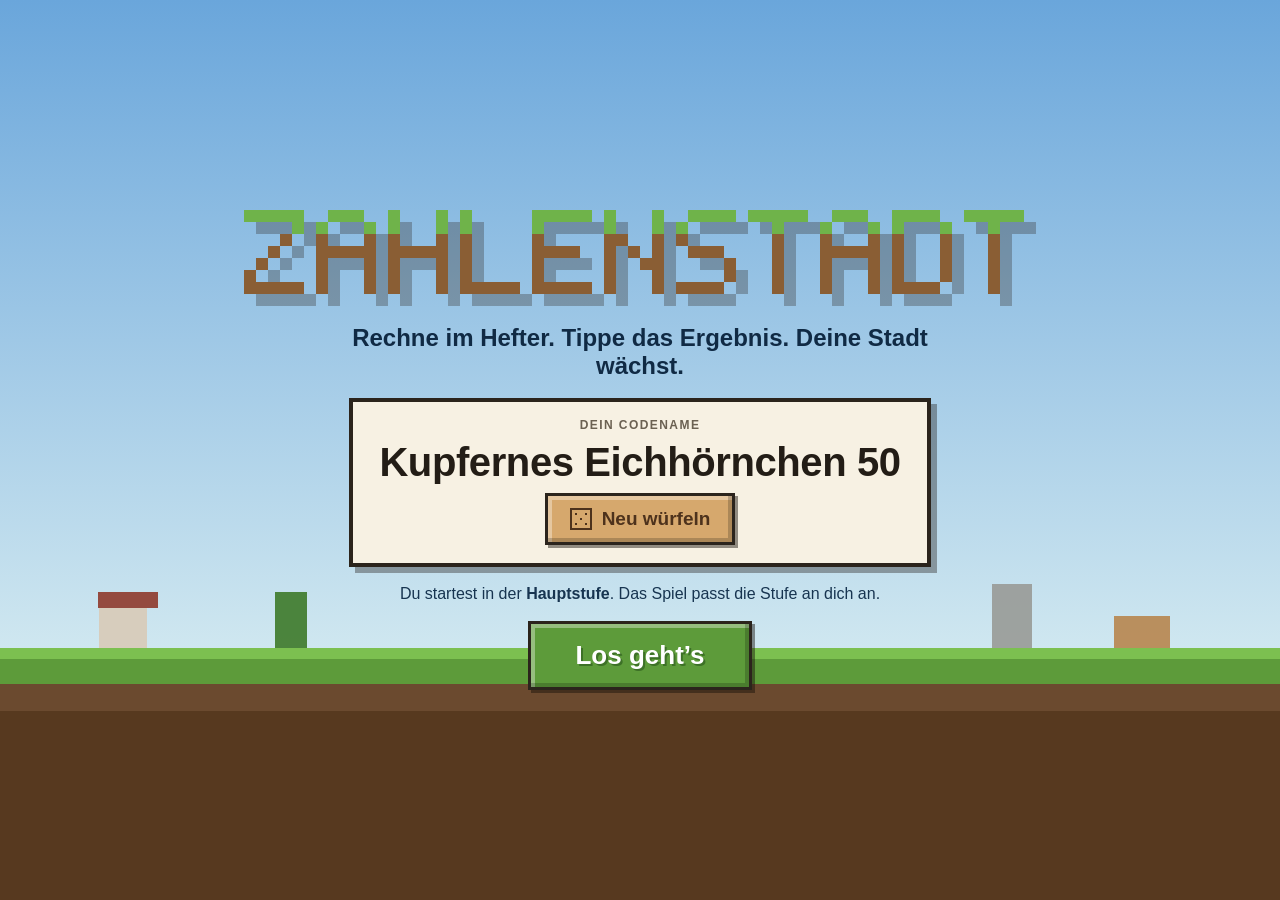
<file: index.html>
<!doctype html>
<html lang="de">
<head>
<meta charset="utf-8">
<meta name="viewport" content="width=device-width, initial-scale=1, maximum-scale=1, user-scalable=no, viewport-fit=cover">
<meta name="apple-mobile-web-app-capable" content="yes">
<meta name="mobile-web-app-capable" content="yes">
<meta name="apple-mobile-web-app-status-bar-style" content="black-translucent">
<meta name="theme-color" content="#1c231f">
<title>Zahlenstadt</title>
<script>
/*
 * Ladeprüfung und Drehhinweis – absichtlich direkt in index.html, damit beides
 * auch dann funktioniert, wenn css/ oder js/ fehlen (z. B. unvollständiger Upload).
 */
(function () {
  'use strict';
  var fehlend = [], laufzeitfehler = [], drehhinweisAus = false;
  var GLOBALE = {
    Aufgaben: 'js/aufgaben.js', Bauplan: 'js/bauplan.js', Spiel: 'js/spiel.js', Pixelschrift: 'js/pixelschrift.js',
    Texturen: 'js/texturen.js', Tastatur: 'js/tastatur.js', Platzhalter: 'js/platzhalter.js'
  };

  function merke(liste, eintrag) {
    if (eintrag) eintrag = String(eintrag).split('?')[0];
    if (eintrag && liste.indexOf(eintrag) < 0) liste.push(eintrag);
  }

  // Datei nicht ladbar (404, offline) oder Programmfehler vor dem Spielstart
  window.addEventListener('error', function (e) {
    var ziel = e.target;
    if (ziel && ziel !== window && (ziel.tagName === 'SCRIPT' || ziel.tagName === 'LINK')) {
      merke(fehlend, ziel.getAttribute('src') || ziel.getAttribute('href'));
      zeigeFehler();
    } else if (!window.ZAHLENSTADT_BEREIT && e.message) {
      var ort = e.filename ? ' (' + e.filename.split('/').slice(-2).join('/') + ', Zeile ' + e.lineno + ')' : '';
      merke(laufzeitfehler, e.message + ort);
      zeigeFehler();
    }
  }, true);

  window.addEventListener('load', function () {
    var css = window.getComputedStyle(document.documentElement).getPropertyValue('--papier');
    if (!css) merke(fehlend, 'css/spiel.css');
    for (var name in GLOBALE) if (!window[name]) merke(fehlend, GLOBALE[name]);
    if (!window.ZAHLENSTADT_BEREIT || fehlend.length) zeigeFehler();
  });

  function zeigeFehler() {
    if (!document.body) { document.addEventListener('DOMContentLoaded', zeigeFehler); return; }
    var box = document.getElementById('ladefehler');
    if (!box) {
      box = document.createElement('div');
      box.id = 'ladefehler';
      box.setAttribute('role', 'alert');
      box.style.cssText = 'position:fixed;inset:0;z-index:1000;display:flex;align-items:center;justify-content:center;padding:24px;' +
        'background:#1c231f;color:#f7f1e3;font:17px/1.45 -apple-system,BlinkMacSystemFont,"Segoe UI",sans-serif;';
      document.body.appendChild(box);
    }
    var zeilen = fehlend.map(function (d) { return '<li>Datei fehlt oder ist nicht erreichbar: <code style="background:#2f3a34;padding:1px 6px">' + d + '</code></li>'; })
      .concat((fehlend.length ? [] : laufzeitfehler).map(function (t) { return '<li>Programmfehler: <code style="background:#2f3a34;padding:1px 6px">' + t.replace(/</g, '&lt;') + '</code></li>'; }));
    if (!zeilen.length) zeilen.push('<li>Das Spiel ist nicht gestartet.</li>');
    box.innerHTML = '<div style="max-width:640px"><h1 style="font-size:26px;margin:0 0 12px">Zahlenstadt konnte nicht geladen werden</h1>' +
      '<ul style="margin:0 0 16px;padding-left:20px">' + zeilen.join('') + '</ul>' +
      '<p style="margin:0 0 16px;color:#c9d2c4">Bitte prüfen, ob die Ordner <b>css</b> und <b>js</b> vollständig neben <b>index.html</b> liegen ' +
      '(auf GitHub: gleiche Groß- und Kleinschreibung). Danach neu laden.</p>' +
      '<button type="button" onclick="location.reload()" style="font:inherit;font-weight:700;padding:10px 18px;border:3px solid #2b241c;background:#5d9b3a;color:#fff;cursor:pointer">Neu laden</button></div>';
    var drehen = document.getElementById('drehen');
    if (drehen) drehen.hidden = true;
  }

  // Drehhinweis nur auf Touchgeräten im Hochformat – nie auf Laptop oder Desktop
  function istTouchgeraet() {
    return !!(window.matchMedia && window.matchMedia('(pointer: coarse)').matches) || ('ontouchstart' in window);
  }
  function pruefeDrehen() {
    var el = document.getElementById('drehen');
    if (!el) return;
    try { drehhinweisAus = drehhinweisAus || window.sessionStorage.getItem('zahlenstadt.drehhinweisAus') === '1'; } catch (err) { /* ohne sessionStorage nur für diese Seite */ }
    el.hidden = !(istTouchgeraet() && window.innerHeight > window.innerWidth && !drehhinweisAus && !document.getElementById('ladefehler'));
  }
  document.addEventListener('DOMContentLoaded', function () {
    var weiter = document.getElementById('drehenWeiter');
    if (weiter) weiter.addEventListener('click', function () {
      drehhinweisAus = true;
      try { window.sessionStorage.setItem('zahlenstadt.drehhinweisAus', '1'); } catch (err) { /* nichts */ }
      pruefeDrehen();
    });
    pruefeDrehen();
  });
  window.addEventListener('resize', pruefeDrehen);
  window.addEventListener('orientationchange', pruefeDrehen);
})();
</script>
<link rel="stylesheet" href="css/spiel.css">
</head>
<body>
<div id="app" class="app">

  <!-- Statusleiste (Abschnitt 8) -->
  <header class="statusleiste" id="statusleiste">
    <div class="marke" id="marke" aria-hidden="true"></div>
    <div class="st st-codename"><span class="st-label">Codename</span><span class="st-wert" id="stCodename"></span></div>
    <div class="st"><span class="st-label">Stufe</span><span class="st-wert" id="stStufe"></span></div>
    <div class="st st-etappe"><span class="st-label">Etappe</span><span class="st-wert" id="stEtappe"></span></div>
    <div class="st st-zahl richtig"><span class="st-label">richtig</span><span class="st-wert"><i aria-hidden="true">✓</i><span id="stRichtig">0</span></span></div>
    <div class="st st-zahl falsch"><span class="st-label">falsch</span><span class="st-wert"><i aria-hidden="true">✗</i><span id="stFalsch">0</span></span></div>
    <div class="st st-typ"><span class="st-label">Aufgabe</span><span class="st-wert" id="stTyp"></span></div>
    <div class="haengt" id="stHaengt" hidden><span id="haengtSymbol"></span>hängt</div>
    <button type="button" class="zahnrad" id="menueKnopf" aria-label="Menü"></button>
  </header>

  <main class="buehne">
    <!-- Stadt (Schritt 2: Platzhalter) -->
    <section class="welt" id="welt" aria-label="Deine Stadt"></section>
    <div class="meldungen" id="meldungen" aria-live="polite"></div>

    <!-- Aufgabenkarte mit Tastatur -->
    <section class="werkbank" id="werkbank" aria-label="Aufgabe">
      <div class="werkbank-kopf">
        <span class="typ-chip" id="typChip"></span>
        <span class="bauziel" id="bauziel"></span>
        <span class="pips" id="pips" aria-hidden="true"></span>
        <button type="button" class="tipp-knopf" id="tippKnopf" hidden>Tipp</button>
      </div>

      <ol class="coach" id="coach" hidden>
        <li><b>Rechnen:</b> im Hefter. Hier tippst du nur das Ergebnis und drückst <b>Prüfen</b>.</li>
        <li><b>Falsch?</b> 15 Sekunden Pause zum Nachrechnen – dann derselbe Versuch noch einmal.</li>
        <li><b>Richtig?</b> Deine Stadt bekommt einen neuen Bauabschnitt.</li>
      </ol>

      <article class="aufgabenkarte" id="aufgabenkarte">
        <div class="aufgabe" id="aufgabe"></div>
      </article>

      <div class="eingabezeile">
        <span class="eingabe-label">Ergebnis</span>
        <div class="eingabefeld leer" id="eingabefeld" role="textbox" aria-readonly="true" aria-label="Ergebnis"></div>
      </div>
      <div class="rueckmeldung" id="rueckmeldung" aria-live="polite"></div>

      <div class="tastatur-huelle">
        <div class="tastatur" id="tastatur"></div>
        <div class="sperre" id="sperre" hidden>
          <div class="sperre-zahl" id="sperreZahl"></div>
          <div class="sperre-text">Sekunden Pause – rechne nach</div>
          <div class="sperre-leiste"><i id="sperreBalken"></i></div>
        </div>
      </div>
    </section>

    <!-- Endseite (Abschnitt 2) -->
    <section class="endkarte" id="endkarte" hidden>
      <div class="end-titel" id="titelEnde"></div>
      <p class="end-codename" id="endCodename"></p>
      <dl class="endwerte">
        <div><dt>Etappe</dt><dd id="endEtappe"></dd></div>
        <div><dt>Stufe</dt><dd id="endStufe"></dd></div>
        <div><dt>richtig</dt><dd class="richtig">✓ <span id="endRichtig"></span></dd></div>
        <div><dt>falsch</dt><dd class="falsch">✗ <span id="endFalsch"></span></dd></div>
        <div><dt>Bauabschnitte</dt><dd id="endBauten"></dd></div>
      </dl>
      <div class="code-block">
        <span class="code-label">Dein Abschlusscode</span>
        <div class="code gross" id="endCode"></div>
        <span class="code-hinweis">Schreib ihn in deinen Hefter oder zeig ihn deiner Lehrkraft.</span>
      </div>
      <button type="button" class="knopf holz" id="weiterspielen">Weiterspielen</button>
    </section>
  </main>

  <!-- Startschirm -->
  <div class="startschirm" id="startschirm" hidden>
    <div class="start-inhalt">
      <h1 class="logo" id="logo"></h1>
      <p class="start-unterzeile">Rechne im Hefter. Tippe das Ergebnis. Deine Stadt wächst.</p>
      <div class="codename-karte">
        <span class="codename-label">Dein Codename</span>
        <strong class="codename" id="startCodename"></strong>
        <button type="button" class="knopf holz" id="wuerfeln"><span class="symbol" id="wuerfelSymbol"></span>Neu würfeln</button>
      </div>
      <p class="start-hinweis">Du startest in der <b>Hauptstufe</b>. Das Spiel passt die Stufe an dich an.</p>
      <p class="start-warnung" id="startWarnung" hidden>Ein alter Spielstand passte nicht zu dieser Version und wurde verworfen.</p>
      <button type="button" class="knopf gras gross" id="losGehts">Los geht’s</button>
    </div>
  </div>

  <!-- Lösungskarte nach dem zweiten Fehler (Abschnitt 4) -->
  <div class="modal-huelle" id="loesungskarte" hidden>
    <div class="modal karte-loesung" role="dialog" aria-modal="true" aria-labelledby="titelLoesung">
      <div class="modal-titel" id="titelLoesung"></div>
      <div class="lk-aufgabe" id="lkAufgabe"></div>
      <div class="lk-loesung">Lösung: <strong id="lkLoesung"></strong></div>
      <div class="lk-rechenweg" id="lkRechenweg"></div>
      <p class="lk-hinweis">Lies den Rechenweg genau und übertrage ihn in deinen Hefter. Danach kommt eine neue Aufgabe desselben Typs.</p>
      <button type="button" class="knopf gras" id="lkWeiter" disabled>Verstanden – neue Aufgabe<span id="lkWarten"></span></button>
    </div>
  </div>

  <!-- Menü -->
  <div class="modal-huelle" id="menue" hidden>
    <div class="modal menue" role="dialog" aria-modal="true" aria-labelledby="titelMenue">
      <div class="modal-kopf">
        <div class="modal-titel" id="titelMenue"></div>
        <button type="button" class="schliessen" data-schliessen aria-label="Menü schließen">×</button>
      </div>
      <section>
        <h3>Stufe</h3>
        <div class="stufenwahl" id="stufenwahl"></div>
        <p class="klein" id="menueAutomatik"></p>
      </section>
      <section>
        <h3>Abschlusscode</h3>
        <div class="code" id="menueCode"></div>
        <p class="klein">Den Code zeigst du am Ende der Stunde deiner Lehrkraft.</p>
      </section>
      <section class="menue-zeile">
        <h3>Ton</h3>
        <button type="button" class="schalter" id="tonSchalter" role="switch" aria-checked="false"><i></i><span>aus</span></button>
      </section>
      <section class="menue-aktionen">
        <button type="button" class="knopf holz" id="stundeBeenden">Stunde beenden</button>
        <button type="button" class="knopf leise" id="neuAnfangen">Neu anfangen</button>
      </section>
    </div>
  </div>

  <!-- Rückfrage -->
  <div class="modal-huelle oben" id="rueckfrage" hidden>
    <div class="modal klein-modal" role="alertdialog" aria-modal="true" aria-labelledby="rueckfrageTitel">
      <h2 id="rueckfrageTitel"></h2>
      <p id="rueckfrageText"></p>
      <div class="knopfreihe">
        <button type="button" class="knopf leise" data-schliessen>Abbrechen</button>
        <button type="button" class="knopf gras" id="rueckfrageJa"></button>
      </div>
    </div>
  </div>

  <!-- Tipp -->
  <div class="modal-huelle" id="tippkarte" hidden>
    <div class="modal klein-modal" role="dialog" aria-modal="true" aria-labelledby="tippTitel">
      <h2 id="tippTitel">Tipp</h2>
      <p class="tipp-text" id="tippText"></p>
      <div class="knopfreihe"><button type="button" class="knopf gras" data-schliessen>Alles klar</button></div>
    </div>
  </div>

  <!-- Hochformat -->
  <div class="drehen" id="drehen" hidden>
    <div class="drehen-geraet" aria-hidden="true"><i></i></div>
    <p><b>Bitte iPad drehen</b><br>Zahlenstadt braucht das Querformat.</p>
    <button type="button" class="drehen-weiter" id="drehenWeiter">Trotzdem weiter</button>
  </div>
</div>

<script src="js/aufgaben.js"></script>
<script src="js/bauplan.js"></script>
<script src="js/spiel.js"></script>
<script src="js/pixelschrift.js"></script>
<script src="js/texturen.js"></script>
<script src="js/tastatur.js"></script>
<script src="js/platzhalter.js"></script>
<script src="js/oberflaeche.js"></script>
</body>
</html>
</file>
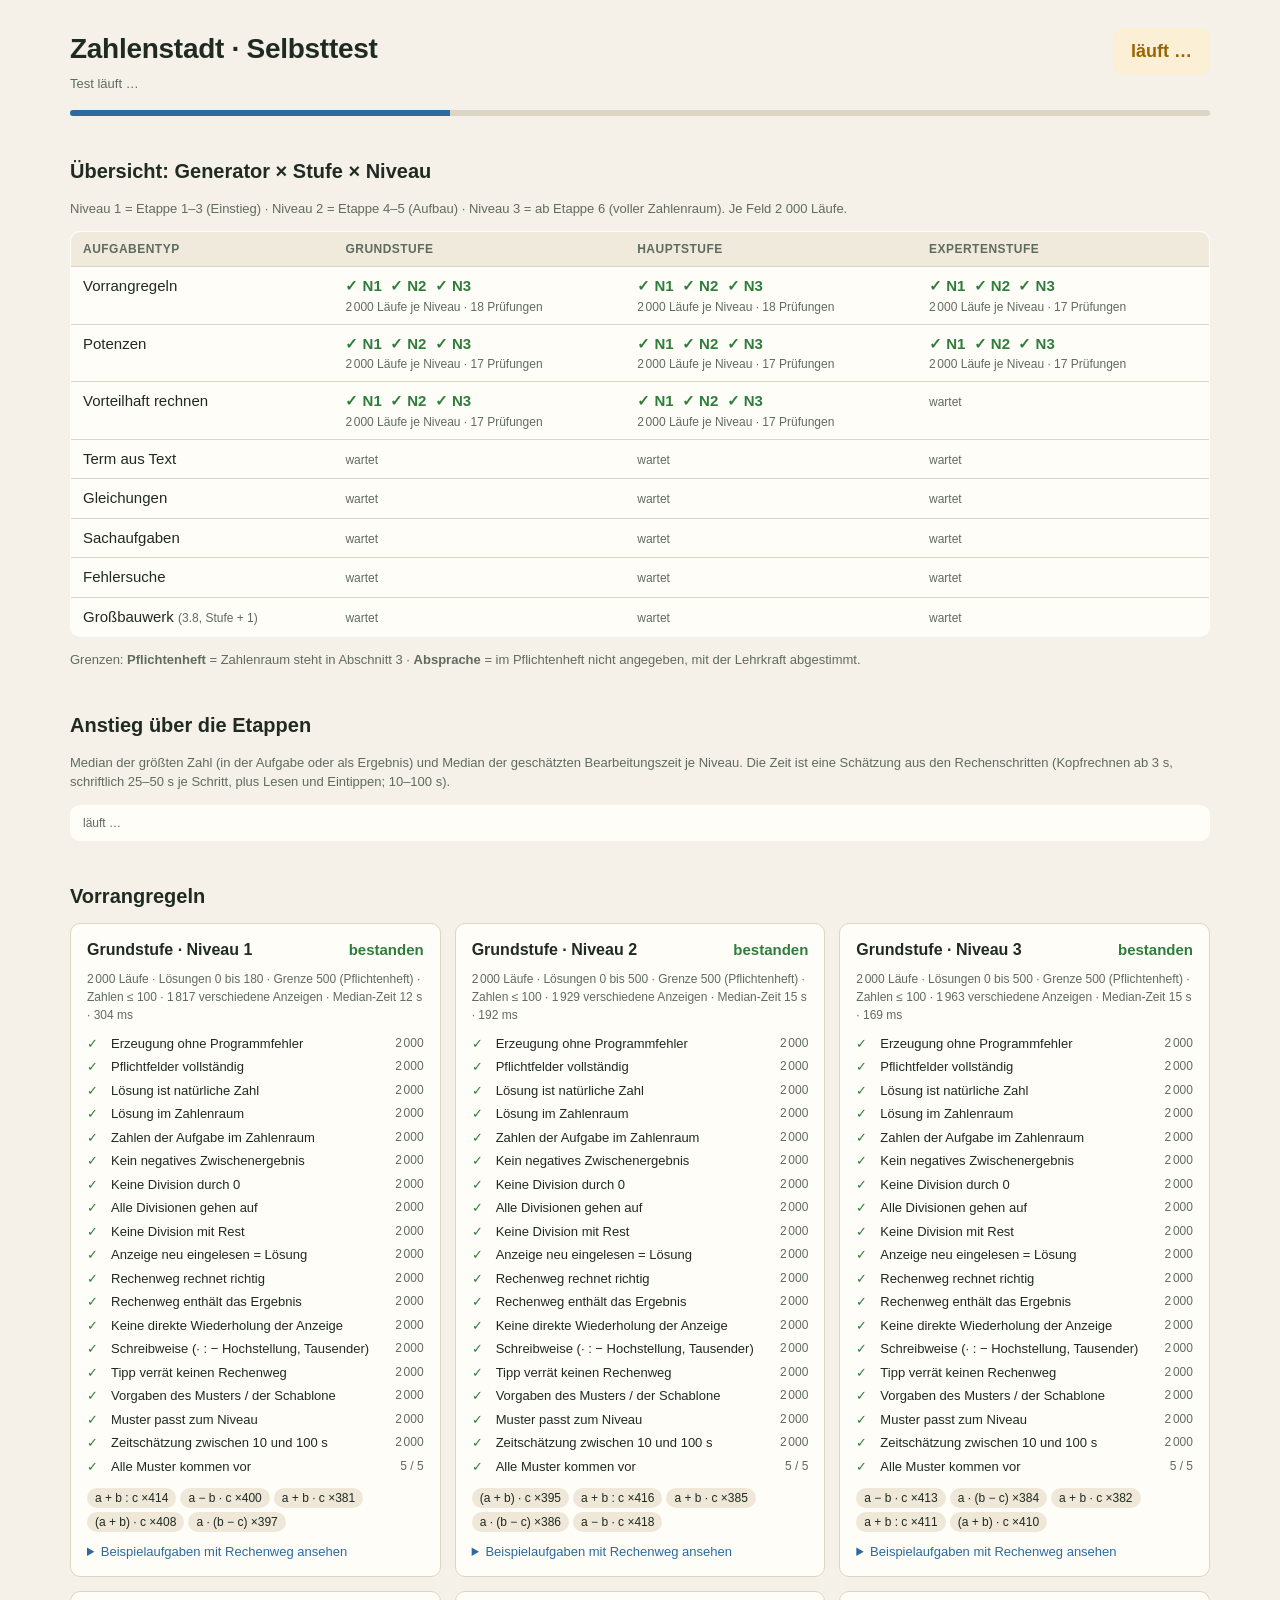
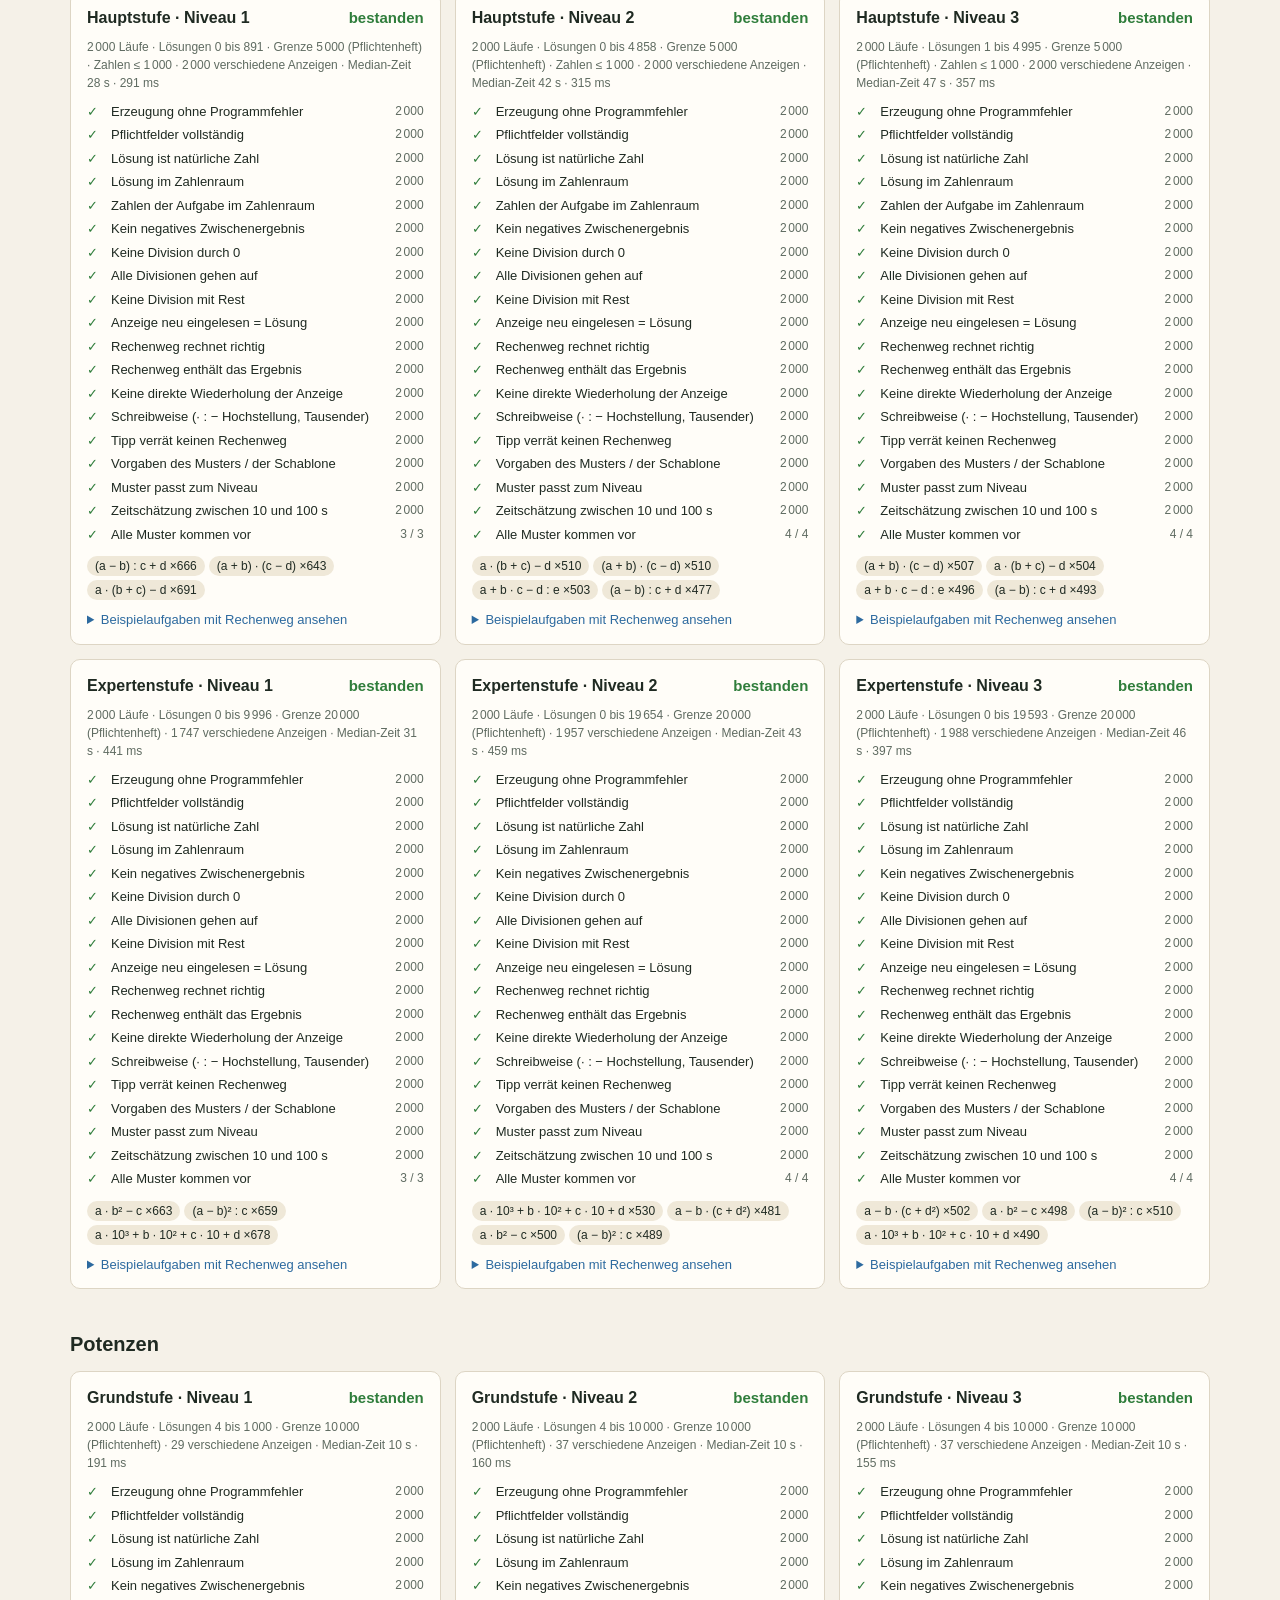
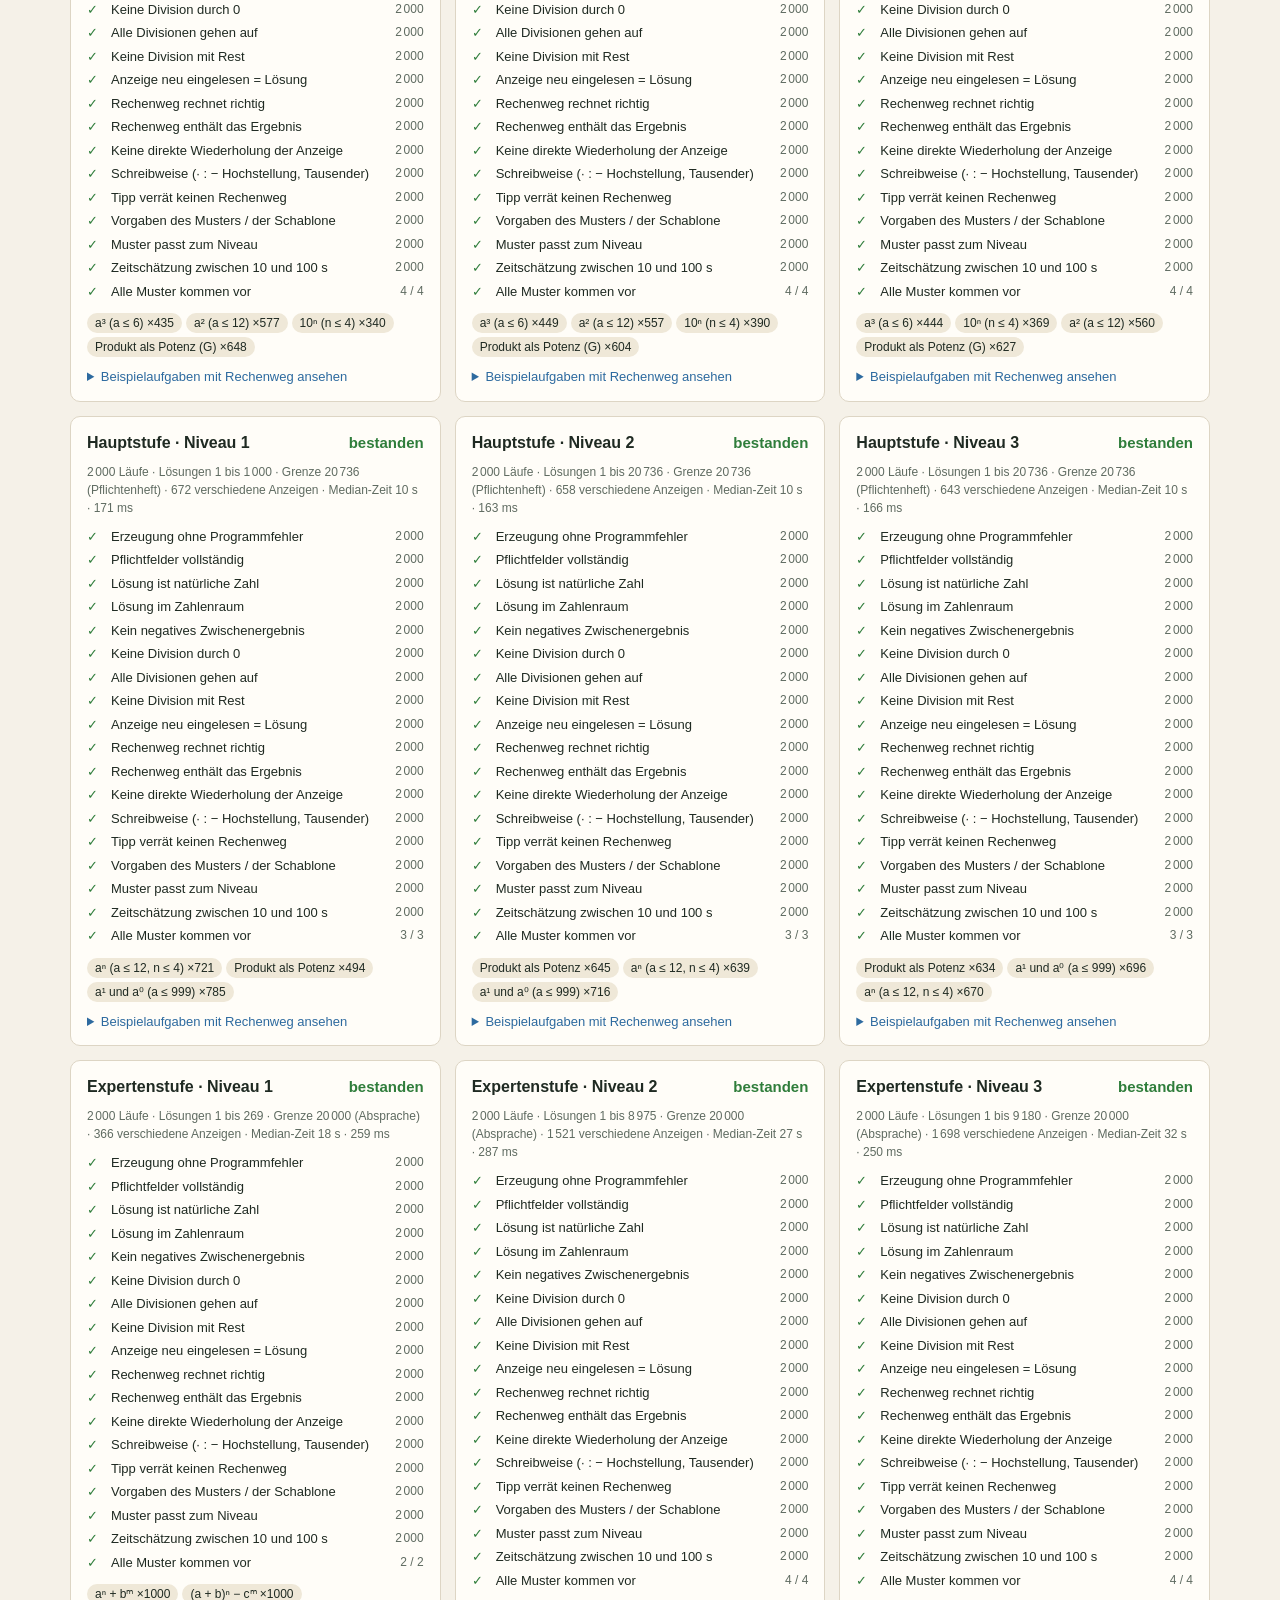
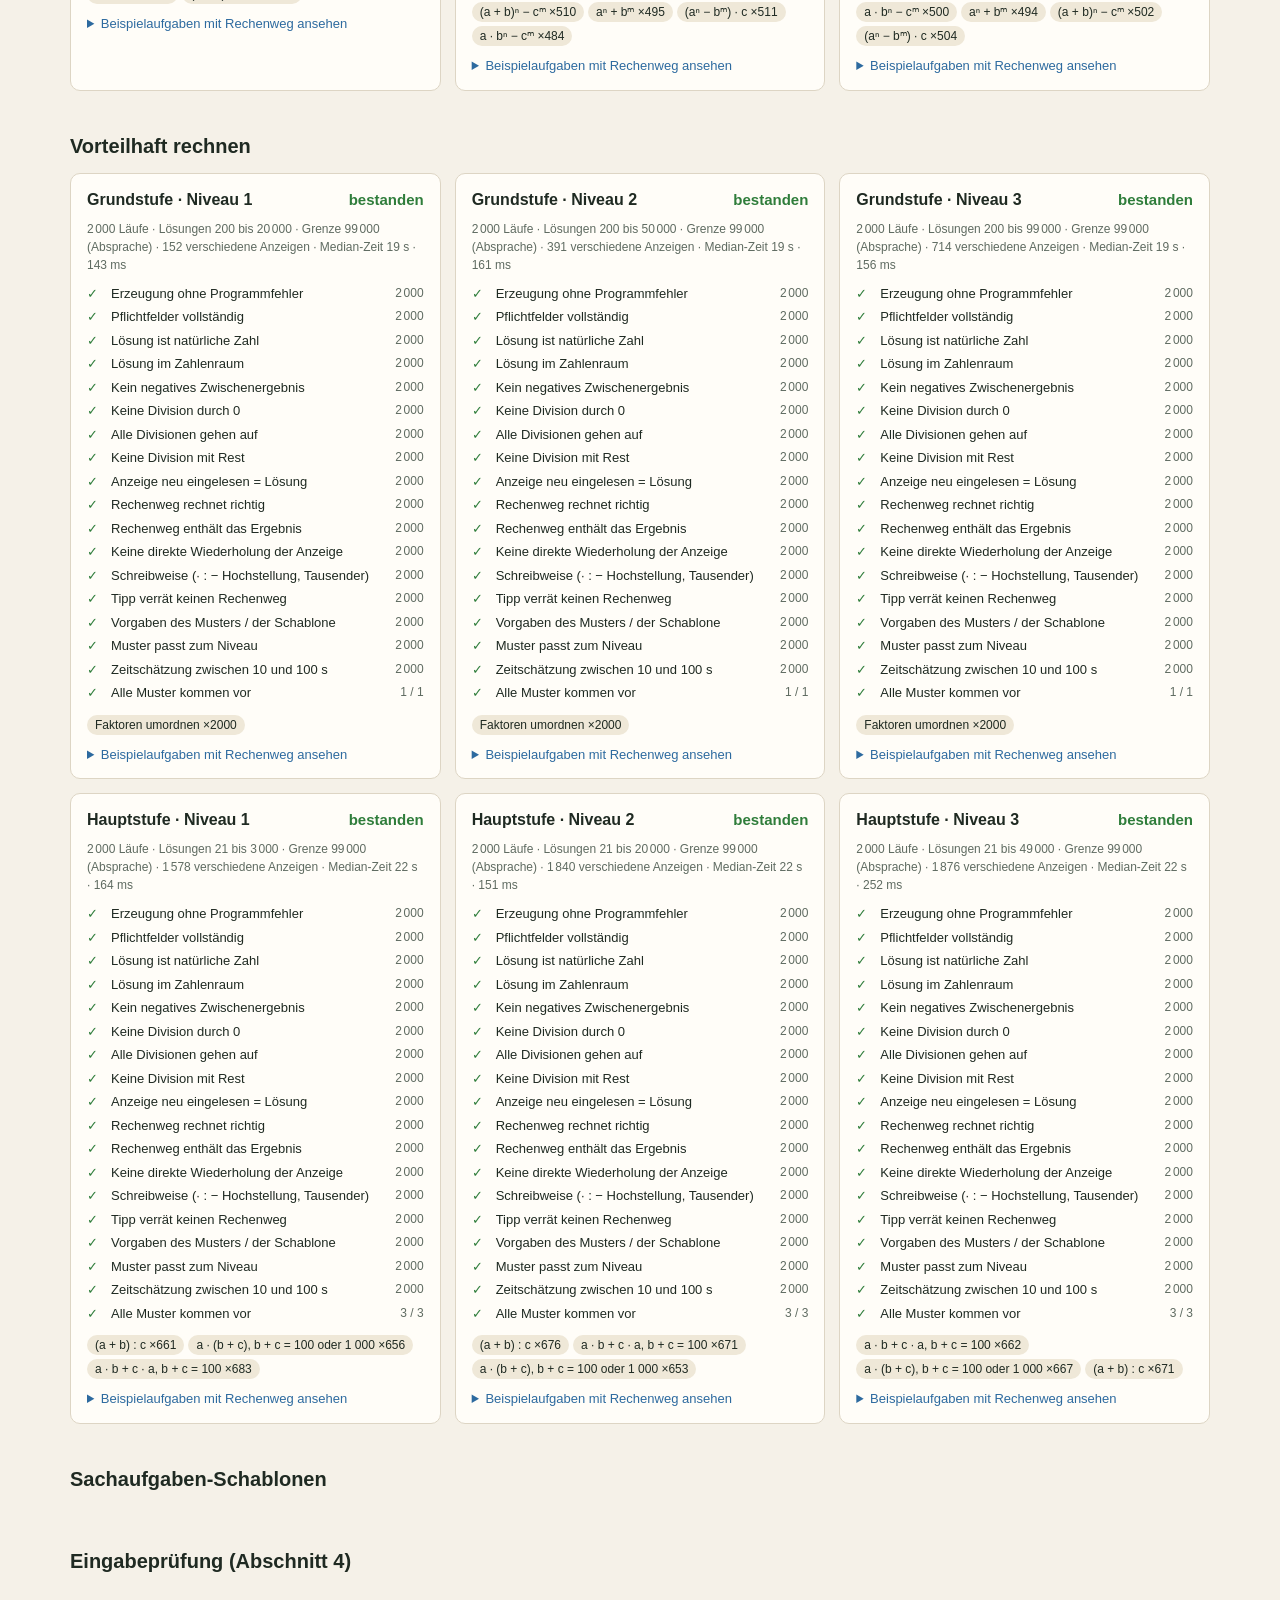
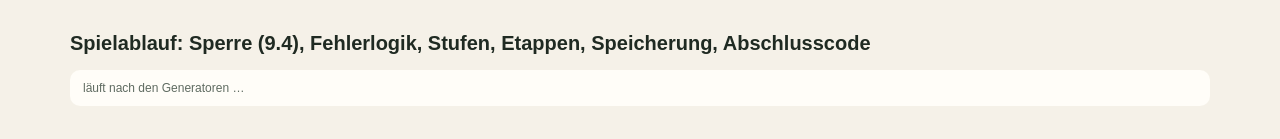
<file: test/test.html>
<!doctype html>
<html lang="de">
<head>
<meta charset="utf-8">
<meta name="viewport" content="width=device-width, initial-scale=1">
<title>Zahlenstadt · Selbsttest</title>
<style>
  :root {
    --grund: #f5f1e8;
    --karte: #fffdf8;
    --tinte: #1f2a22;
    --leise: #5f6b61;
    --linie: #ddd5c4;
    --gruen: #2f7d3b;
    --gruen-hell: #e3f1e0;
    --rot: #b3261e;
    --rot-hell: #fbe4e1;
    --bernstein: #9a6400;
    --bernstein-hell: #fbefd5;
    --himmel: #2d6a9f;
  }
  * { box-sizing: border-box; }
  body {
    margin: 0; background: var(--grund); color: var(--tinte);
    font: 15px/1.5 -apple-system, BlinkMacSystemFont, "Segoe UI", Roboto, sans-serif;
  }
  main { max-width: 1180px; margin: 0 auto; padding: 28px 20px 80px; }
  h1 { font-size: 28px; margin: 0 0 4px; letter-spacing: -0.01em; }
  h2 { font-size: 20px; margin: 40px 0 12px; }
  h3 { font-size: 16px; margin: 0; }
  .meta { color: var(--leise); font-size: 13px; }
  .kopf { display: flex; gap: 20px; align-items: flex-start; justify-content: space-between; flex-wrap: wrap; }
  .status {
    font-weight: 700; font-size: 18px; padding: 10px 18px; border-radius: 10px;
    background: var(--bernstein-hell); color: var(--bernstein); white-space: nowrap;
  }
  .status.ok { background: var(--gruen-hell); color: var(--gruen); }
  .status.fehler { background: var(--rot-hell); color: var(--rot); }
  .balken { height: 6px; background: var(--linie); border-radius: 3px; margin: 16px 0 0; overflow: hidden; }
  .balken > div { height: 100%; width: 0; background: var(--himmel); transition: width .15s; }

  .scroll { overflow-x: auto; }
  table { border-collapse: collapse; width: 100%; background: var(--karte); border: 1px solid var(--linie); border-radius: 10px; overflow: hidden; }
  th, td { text-align: left; padding: 8px 12px; border-bottom: 1px solid var(--linie); vertical-align: top; }
  th { font-size: 12px; text-transform: uppercase; letter-spacing: .04em; color: var(--leise); background: #f0eadc; }
  tr:last-child td { border-bottom: 0; }
  td.zahl, th.zahl { text-align: right; font-variant-numeric: tabular-nums; }

  .matrix td.zelle { font-weight: 600; }
  .matrix a { color: inherit; text-decoration: none; display: block; }
  .ok-text { color: var(--gruen); }
  .fehler-text { color: var(--rot); }
  .offen-text { color: var(--bernstein); }
  .klein { font-size: 12px; color: var(--leise); font-weight: 400; }

  .typ { margin-top: 36px; }
  .stufen { display: grid; grid-template-columns: repeat(auto-fit, minmax(340px, 1fr)); gap: 14px; margin-top: 12px; }
  .karte { background: var(--karte); border: 1px solid var(--linie); border-radius: 10px; padding: 14px 16px; }
  .karte.fehler { border-color: var(--rot); }
  .karte header { display: flex; justify-content: space-between; align-items: baseline; gap: 10px; margin-bottom: 8px; }
  .pruefliste { list-style: none; margin: 0; padding: 0; font-size: 13px; }
  .pruefliste li { display: grid; grid-template-columns: 18px 1fr auto; gap: 6px; padding: 2px 0; }
  .pruefliste .detail { grid-column: 2 / 4; color: var(--rot); font-size: 12px; word-break: break-word; }
  .chips { display: flex; flex-wrap: wrap; gap: 4px; margin: 10px 0 0; }
  .chip { font-size: 12px; background: #efe8d8; border-radius: 99px; padding: 1px 8px; }
  details { margin-top: 10px; }
  summary { cursor: pointer; font-size: 13px; color: var(--himmel); }

  .beispiel { border-top: 1px dashed var(--linie); padding: 10px 0 4px; }
  .beispiel .muster { font-size: 11px; text-transform: uppercase; letter-spacing: .05em; color: var(--leise); }
  .aufgabe { font-size: 17px; }
  .aufgabe .term { font-size: 22px; margin: 4px 0; }
  .aufgabe p { margin: 4px 0; }
  .aufgabe .auftrag { color: var(--leise); font-size: 14px; }
  .rechenweg { background: #f6f2e9; border-radius: 8px; padding: 6px 10px; margin-top: 6px; font-size: 14px; }
  .rechenweg p { margin: 3px 0; }
  .rechenweg .hinweis { color: var(--leise); }
  .loesung { font-weight: 700; color: var(--gruen); }
  .tipp { font-size: 12px; color: var(--leise); margin-top: 4px; }
  sup { font-size: .65em; }

  .offen li { margin-bottom: 8px; }
  pre {
    background: #1f2a22; color: #e9efe6; padding: 16px; border-radius: 10px; overflow: auto;
    font: 12px/1.45 ui-monospace, "SF Mono", Menlo, monospace; max-height: 520px;
  }
  .codepruefer { max-width: 560px; }
  .codepruefer label { font-weight: 600; display: block; margin-bottom: 6px; }
  .codezeile { display: flex; gap: 8px; margin-bottom: 8px; }
  .codezeile input { font: 600 22px/1 ui-monospace, Menlo, monospace; letter-spacing: .12em; text-transform: uppercase; padding: 8px 10px; border: 2px solid var(--linie); border-radius: 8px; width: 12ch; }
  button {
    font: inherit; background: var(--tinte); color: #fff; border: 0; border-radius: 8px; padding: 6px 14px; cursor: pointer;
  }
</style>
</head>
<body>
<main>
  <div class="kopf">
    <div>
      <h1>Zahlenstadt · Selbsttest</h1>
      <div class="meta" id="meta">Test läuft …</div>
    </div>
    <div class="status" id="status">läuft …</div>
  </div>
  <div class="balken"><div id="balken"></div></div>

  <h2>Übersicht: Generator × Stufe × Niveau</h2>
  <p class="meta">Niveau 1 = Etappe 1–3 (Einstieg) · Niveau 2 = Etappe 4–5 (Aufbau) · Niveau 3 = ab Etappe 6 (voller Zahlenraum). Je Feld 2 000 Läufe.</p>
  <div class="scroll"><table class="matrix" id="matrix"></table></div>
  <p class="meta">Grenzen: <strong>Pflichtenheft</strong> = Zahlenraum steht in Abschnitt 3 · <strong>Absprache</strong> = im Pflichtenheft nicht angegeben, mit der Lehrkraft abgestimmt.</p>

  <h2>Anstieg über die Etappen</h2>
  <p class="meta">Median der größten Zahl (in der Aufgabe oder als Ergebnis) und Median der geschätzten Bearbeitungszeit je Niveau. Die Zeit ist eine Schätzung aus den Rechenschritten (Kopfrechnen ab 3 s, schriftlich 25–50 s je Schritt, plus Lesen und Eintippen; 10–100 s).</p>
  <div class="scroll"><table id="anstieg"><tr><td class="klein">läuft …</td></tr></table></div>

  <div id="details"></div>

  <h2>Sachaufgaben-Schablonen</h2>
  <div class="scroll"><table id="schablonen"></table></div>

  <h2>Eingabeprüfung (Abschnitt 4)</h2>
  <div class="scroll"><table id="eingabe"></table></div>

  <h2>Spielablauf: Sperre (9.4), Fehlerlogik, Stufen, Etappen, Speicherung, Abschlusscode</h2>
  <div class="scroll"><table id="spielablauf"><tr><td class="klein">läuft nach den Generatoren …</td></tr></table></div>

  <h2>Simulation (9.5): schneller Schüler</h2>
  <div class="scroll"><table id="simSchnell"></table></div>

  <h2>Simulation (9.5): schwacher Schüler, Aufgabe für Aufgabe</h2>
  <p class="meta">Muster je Aufgabe: R R F F R F F R F F … · F = erste Eingabe falsch, nach der Sperre richtig.</p>
  <div class="scroll"><table id="simulation"></table></div>

  <h2>Abschlusscode prüfen</h2>
  <div class="karte codepruefer">
    <label for="codeEingabe">Code der Schülerin oder des Schülers</label>
    <div class="codezeile">
      <input id="codeEingabe" autocomplete="off" autocapitalize="characters" spellcheck="false" maxlength="9" placeholder="z. B. 7KQ2MX">
      <button id="codeKnopf" type="button">Entschlüsseln</button>
    </div>
    <div id="codeErgebnis" class="meta"></div>
  </div>

  <h2>Noch offen</h2>
  <ul class="offen" id="offen"></ul>

  <h2>Textprotokoll <button id="kopieren" type="button">Kopieren</button></h2>
  <pre id="protokoll">…</pre>
</main>

<script src="../js/aufgaben.js"></script>
<script src="../js/bauplan.js"></script>
<script src="../js/spiel.js"></script>
<script src="selbsttest.js"></script>
<script src="spieltest.js"></script>
<script id="codeLesen">
/*
 * codeLesen(code) – entschlüsselt den Abschlusscode (Kodierung: siehe Kopf von js/spiel.js).
 * Unabhängig von js/spiel.js geschrieben. Groß-/Kleinschreibung, Leerzeichen und
 * Bindestriche sind egal.
 * Rückgabe: { gueltig: true, etappe, etappeText, stufe, richtig, falsch }
 *        oder { gueltig: false, grund }
 */
function codeLesen(code) {
  const ALPHABET = '23456789ABCDEFGHJKLMNPQRSTUVWXYZ';
  const MOD = 33554432;                         // 2^25
  const FAKTOR = 11400713;
  const zeichen = String(code || '').toUpperCase().replace(/[\s-]/g, '');
  if (zeichen.length !== 6) return { gueltig: false, grund: 'Der Code muss genau 6 Zeichen haben.' };
  const w = zeichen.split('').map(c => ALPHABET.indexOf(c));
  if (w.some(v => v < 0)) return { gueltig: false, grund: 'Unerlaubtes Zeichen. Erlaubt sind 2–9 und A–Z ohne I und O.' };
  if ((w[0] + 3 * w[1] + 5 * w[2] + 7 * w[3] + 9 * w[4]) % 32 !== w[5]) {
    return { gueltig: false, grund: 'Prüfziffer passt nicht: falsch abgeschrieben oder ausgedacht.' };
  }
  // Kehrwert des Faktors modulo 2^25 (erweiterter euklidischer Algorithmus)
  let [r0, r1, s0, s1] = [MOD, FAKTOR, 0, 1];
  while (r1 !== 0) {
    const q = Math.floor(r0 / r1);
    [r0, r1] = [r1, r0 - q * r1];
    [s0, s1] = [s1, s0 - q * s1];
  }
  const kehrwert = ((s0 % MOD) + MOD) % MOD;
  let y = 0;
  for (let i = 0; i < 5; i++) y = y * 32 + w[i];
  // y · kehrwert < 2^50 – exakt darstellbar
  const x = (y * kehrwert) % MOD;
  if (x % 8 !== 5) return { gueltig: false, grund: 'Kein gültiger Code.' };
  const n = (x - 5) / 8;
  const etappe = Math.floor(n / 262144);
  const stufenwert = Math.floor(n / 65536) % 4;
  if (stufenwert > 2) return { gueltig: false, grund: 'Kein gültiger Code.' };
  const etappeText = etappe === 0 ? 'noch nicht gestartet'
    : etappe <= 7 ? 'Etappe ' + etappe
      : 'Endlosmodus, Wachstumsstufe ' + (etappe - 7) + (etappe === 15 ? ' oder höher' : '');
  return {
    gueltig: true, etappe, etappeText,
    stufe: ['G', 'H', 'E'][stufenwert],
    richtig: Math.floor(n / 256) % 256,
    falsch: n % 256
  };
}
</script>
<script>
(function () {
  'use strict';
  const A = window.Aufgaben, S = window.Selbsttest;
  const LAEUFE = 2000;
  const $ = id => document.getElementById(id);
  const fmt = A.zahl;
  const esc = s => String(s).replace(/[&<>"]/g, c => ({ '&': '&amp;', '<': '&lt;', '>': '&gt;', '"': '&quot;' }[c]));
  const zeigeLoesung = l => fmt(l);

  const typen = A.TYPEN.concat(['grossbauwerk']);
  $('matrix').innerHTML = '<tr><th>Aufgabentyp</th>' + A.STUFEN.map(s => '<th>' + A.NAMEN_STUFE[s] + '</th>').join('') + '</tr>' +
    typen.map(t => '<tr><td>' + A.NAMEN_TYP[t] + (t === 'grossbauwerk' ? ' <span class="klein">(3.8, Stufe + 1)</span>' : '') + '</td>' +
      A.STUFEN.map(s => '<td class="zelle" id="m-' + t + '-' + s + '"><span class="klein">wartet</span></td>').join('') + '</tr>').join('');
  const matrixStand = {};

  function karte(e) {
    const pr = Object.keys(e.pruefungen).map(name => {
      const p = e.pruefungen[name];
      return '<li><span class="' + (p.fehler ? 'fehler-text' : 'ok-text') + '">' + (p.fehler ? '✗' : '✓') + '</span>' +
        '<span>' + esc(name) + '</span><span class="klein">' + fmt(p.ok) + (p.fehler ? ' · <b class="fehler-text">' + fmt(p.fehler) + ' Fehler</b>' : '') + '</span>' +
        (p.beispiel ? '<span class="detail">z. B.: ' + esc(p.beispiel.detail) + (p.beispiel.anzeige ? '<br>Aufgabe: ' + p.beispiel.anzeige : '') + '</span>' : '') + '</li>';
    }).join('');
    const musterOk = e.musterIst === e.musterSoll;
    const chips = Object.keys(e.muster).map(m => '<span class="chip">' + esc(m) + ' ×' + e.muster[m] + '</span>').join('');
    const beispiele = e.beispiele.map(b =>
      '<div class="beispiel"><div class="muster">' + esc(b.muster) + '</div>' +
      '<div class="aufgabe">' + b.anzeige + '</div>' +
      '<div>Lösung: <span class="loesung">' + zeigeLoesung(b.loesung) + '</span> <span class="klein">· geschätzt ' + b.sekunden + ' s</span></div>' +
      '<div class="rechenweg">' + b.rechenweg + '</div>' +
      '<div class="tipp">Tipp: ' + esc(b.tipp) + '</div></div>').join('');
    return '<section class="karte' + (e.bestanden ? '' : ' fehler') + '">' +
      '<header><h3>' + A.NAMEN_STUFE[e.stufe] + ' · Niveau ' + e.niveau + '</h3><span class="' + (e.bestanden ? 'ok-text' : 'fehler-text') + '"><b>' + (e.bestanden ? 'bestanden' : 'nicht bestanden') + '</b></span></header>' +
      '<div class="klein">' + fmt(e.laeufe) + ' Läufe · Lösungen ' + fmt(e.min) + ' bis ' + fmt(e.max) +
        ' · Grenze ' + fmt(e.maxErg) + ' (' + e.quelle + ')' + (e.maxZahl ? ' · Zahlen ≤ ' + fmt(e.maxZahl) : '') +
        ' · ' + fmt(e.verschiedene) + ' verschiedene Anzeigen · Median-Zeit ' + e.medianSekunden + ' s · ' + e.dauerMs + ' ms</div>' +
      '<ul class="pruefliste" style="margin-top:8px">' + pr +
        '<li><span class="' + (musterOk ? 'ok-text' : 'fehler-text') + '">' + (musterOk ? '✓' : '✗') + '</span><span>Alle Muster kommen vor</span><span class="klein">' + e.musterIst + ' / ' + e.musterSoll + '</span></li></ul>' +
      '<div class="chips">' + chips + '</div>' +
      '<details><summary>Beispielaufgaben mit Rechenweg ansehen</summary>' + beispiele + '</details>' +
      '</section>';
  }

  const start = performance.now();
  S.laufen(LAEUFE, (e, i, gesamt) => {
    $('balken').style.width = (100 * i / gesamt) + '%';
    const zelle = $('m-' + e.typ + '-' + e.stufe);
    const fehler = Object.values(e.pruefungen).reduce((s, p) => s + p.fehler, 0);
    const stand = matrixStand[e.typ + e.stufe] = matrixStand[e.typ + e.stufe] || [];
    stand.push(e.bestanden ? '<span class="ok-text">✓ N' + e.niveau + '</span>' : '<span class="fehler-text">✗ N' + e.niveau + ' (' + fmt(fehler) + ')</span>');
    zelle.innerHTML = '<a href="#d-' + e.typ + '">' + stand.join(' &nbsp;') +
      '<div class="klein">' + fmt(e.laeufe) + ' Läufe je Niveau · ' + Object.keys(e.pruefungen).length + ' Prüfungen</div></a>';
    let block = $('d-' + e.typ);
    if (!block) {
      block = document.createElement('div');
      block.className = 'typ';
      block.id = 'd-' + e.typ;
      block.innerHTML = '<h2>' + A.NAMEN_TYP[e.typ] + '</h2><div class="stufen"></div>';
      $('details').appendChild(block);
    }
    block.querySelector('.stufen').insertAdjacentHTML('beforeend', karte(e));
  }).then(p => {
    const dauer = ((performance.now() - start) / 1000).toFixed(1);
    const anzahl = p.ergebnisse.reduce((s, e) => s + e.laeufe, 0);
    const sp = window.Spieltest.laufen(codeLesen);
    const alles = p.bestanden && sp.bestanden;
    $('status').textContent = alles ? '✓ Alle Tests bestanden' : '✗ Tests nicht bestanden';
    $('status').className = 'status ' + (alles ? 'ok' : 'fehler');
    $('spielablauf').innerHTML = '<tr><th>Bereich</th><th>Prüfung</th><th>Ergebnis</th></tr>' + sp.tests.map(t =>
      '<tr><td class="klein">' + esc(t.bereich) + '</td><td>' + esc(t.name) + (t.detail ? '<div class="klein">' + esc(t.detail) + '</div>' : '') +
      '</td><td class="' + (t.ok ? 'ok-text' : 'fehler-text') + '"><b>' + (t.ok ? '✓' : '✗') + '</b></td></tr>').join('');
    const f1 = v => v.toFixed(1).replace('.', ',');
    const rs = sp.simulation.realistisch, ss = sp.simulation.schnell;
    $('simSchnell').innerHTML = '<tr><th>Annahme</th><th class="zahl">Etappe 4 fertig</th><th class="zahl">Etappe 7 fertig</th></tr>' +
      '<tr><td>Obergrenze 100 s je Aufgabe (Pflichtenheft 9.5)</td><td class="zahl"><b>' + f1(ss.minuten) + ' min</b></td><td class="zahl">–</td></tr>' +
      '<tr><td>Geschätzte Zeit je Aufgabe, 300 simulierte Spiele (Median, kürzeste–längste)</td><td class="zahl"><b>' + f1(rs.bis4.median) + ' min</b><div class="klein">' +
      f1(rs.bis4.min) + '–' + f1(rs.bis4.max) + ' min</div></td><td class="zahl"><b>' + f1(rs.bis7.median) + ' min</b><div class="klein">' + f1(rs.bis7.min) + '–' + f1(rs.bis7.max) + ' min</div></td></tr>';
    $('anstieg').innerHTML = '<tr><th>Aufgabentyp</th><th>Stufe</th><th class="zahl">größte Zahl N1 / N2 / N3</th><th class="zahl">Zeit N1 / N2 / N3</th><th class="zahl">Muster</th><th>steigt</th></tr>' +
      p.anstieg.map(a => '<tr><td>' + A.NAMEN_TYP[a.typ] + '</td><td>' + A.NAMEN_STUFE[a.stufe] + '</td><td class="zahl">' + a.zahlen.map(v => fmt(Math.round(v))).join(' / ') +
        '</td><td class="zahl">' + a.sekunden.map(v => Math.round(v) + ' s').join(' / ') + '</td><td class="zahl">' + a.muster.join(' / ') +
        '</td><td class="' + (a.ok ? 'ok-text' : 'fehler-text') + '"><b>' + (a.ok ? '✓' : '✗') + '</b></td></tr>').join('');
    const sv = sp.simulation.schwach.verlauf;
    $('simulation').innerHTML = '<tr><th>Aufgabe</th>' + sv.slice(0, 16).map(v => '<th class="zahl">' + v.i + '</th>').join('') + '</tr>' +
      '<tr><td>Ergebnis</td>' + sv.slice(0, 16).map(v => '<td class="zahl">' + ((v.i === 1 || (v.i - 2) % 3 === 0) ? 'R' : '<span class="fehler-text">F</span>') + '</td>').join('') + '</tr>' +
      '<tr><td>Stufe danach</td>' + sv.slice(0, 16).map(v => '<td class="zahl"><b>' + v.stufe + '</b></td>').join('') + '</tr>' +
      '<tr><td>Etappe</td>' + sv.slice(0, 16).map(v => '<td class="zahl">' + v.etappe + '</td>').join('') + '</tr>';
    $('meta').textContent = p.beginn.toLocaleString('de-DE') + ' · ' + fmt(anzahl) + ' Aufgaben erzeugt und geprüft (' + fmt(LAEUFE) +
      ' je Generator, Stufe und Niveau) · ' + dauer + ' s · ' + navigator.userAgent;

    $('schablonen').innerHTML = '<tr><th>Schablone</th><th>Stufe</th><th class="zahl">kam vor</th><th>Nebenbedingungen</th></tr>' +
      p.schablonen.zeilen.map(s => {
        const vorgabe = { fehler: p.ergebnisse.filter(e => e.typ === 'sachaufgabe' && e.stufe === s.stufe)
          .reduce((summe, e) => summe + e.pruefungen['Vorgaben des Musters / der Schablone'].fehler, 0) };
        return '<tr><td>' + s.id + '</td><td>' + A.NAMEN_STUFE[s.stufe] + '</td><td class="zahl ' + (s.anzahl ? '' : 'fehler-text') + '">' + fmt(s.anzahl) + '×</td>' +
          '<td class="' + (vorgabe.fehler ? 'fehler-text' : 'ok-text') + '">' + (vorgabe.fehler ? '✗ siehe Stufe' : '✓ in allen Läufen erfüllt') + '</td></tr>';
      }).join('') +
      '<tr><td colspan="4" class="' + (p.schablonen.gesamt >= 15 ? 'ok-text' : 'fehler-text') + '"><b>' + p.schablonen.gesamt + ' Schablonen</b> (gefordert: mindestens 15)</td></tr>';

    $('eingabe').innerHTML = '<tr><th>Fall</th><th>Ergebnis</th></tr>' +
      p.eingabe.map(r => '<tr><td>' + esc(r.name) + '</td><td class="' + (r.ok ? 'ok-text' : 'fehler-text') + '">' + (r.ok ? '✓' : '✗') + '</td></tr>').join('');

    $('offen').innerHTML = p.offen.map(o => '<li><span class="offen-text"><b>offen · ' + o.schritt + '</b></span> – ' +
      '<b>' + o.nr + ' ' + esc(o.name) + '.</b> ' + esc(o.beschreibung) + '</li>').join('');

    $('protokoll').textContent = S.alsText(p) + '\n' + window.Spieltest.alsText(sp) + '\nGESAMT (Generatoren + Spielablauf): ' + (alles ? 'BESTANDEN' : 'NICHT BESTANDEN');
    window.__protokoll = p;
  });

  function codeZeigen() {
    const l = codeLesen($('codeEingabe').value);
    $('codeErgebnis').innerHTML = l.gueltig
      ? '<span class="ok-text"><b>✓ gültig</b></span> · ' + esc(l.etappeText) + ' · ' + A.NAMEN_STUFE[l.stufe] + ' · ✓ ' + l.richtig + ' richtig · ✗ ' + l.falsch + ' falsch' +
        (l.richtig === 255 || l.falsch === 255 ? ' <span class="klein">(255 = 255 oder mehr)</span>' : '')
      : '<span class="fehler-text"><b>✗ ungültig</b></span> · ' + esc(l.grund);
  }
  $('codeKnopf').addEventListener('click', codeZeigen);
  $('codeEingabe').addEventListener('keydown', e => { if (e.key === 'Enter') codeZeigen(); });

  $('kopieren').addEventListener('click', () => {
    navigator.clipboard.writeText($('protokoll').textContent).then(() => { $('kopieren').textContent = 'Kopiert'; });
  });
})();
</script>
</body>
</html>
</file>
<file: css/spiel.css>
/* ==========================================================================
   Zahlenstadt – Oberfläche
   Richtung: „Bauhof". Dunkle Schiefer-Statusleiste, Himmel und Terrassen links,
   rechts eine Werkbank aus Brettern mit Papierkarte und blockigen Tasten.
   Harte Pixel-Schatten statt weicher Verläufe, eigene Pixelschrift als Display,
   Avenir Next (iPad) als ruhige Grotesk für Aufgaben.
   ========================================================================== */

:root {
  --schiefer: #1c231f;
  --schiefer-2: #262f2a;
  --schiefer-linie: #3a463f;
  --papier: #f7f1e3;
  --papier-2: #efe6d2;
  --tinte: #231d16;
  --tinte-leise: #6b6152;
  --holz: #b8864f;
  --holz-hell: #d6a86d;
  --holz-dunkel: #7a5230;
  --holz-tief: #4d321c;
  --gras: #5d9b3a;
  --gras-hell: #7cc050;
  --gras-dunkel: #3d7127;
  --himmel-oben: #6aa6db;
  --himmel-unten: #cfe7f0;
  --fehler: #c2412d;
  --fehler-hell: #fbe0da;
  --richtig: #3d8a3a;
  --richtig-hell: #e0f1d8;
  --signal: #f2c230;
  --kante: #2b241c;
  --schatten-hart: 4px 4px 0 rgba(20, 14, 8, 0.35);
  --schrift: "Avenir Next", "Avenir", "Segoe UI", "Helvetica Neue", Arial, sans-serif;
  --status-h: clamp(52px, 8.2dvh, 72px);
}

*, *::before, *::after { box-sizing: border-box; }

html, body {
  margin: 0;
  height: 100%;
  overflow: hidden;
  background: var(--schiefer);
  color: var(--tinte);
  font-family: var(--schrift);
  -webkit-text-size-adjust: 100%;
  -webkit-tap-highlight-color: transparent;
  overscroll-behavior: none;
}

body { position: fixed; inset: 0; }

button { font: inherit; color: inherit; touch-action: manipulation; }
/* Tastatur- und Mausbedienung am Laptop */
button:focus-visible, [tabindex]:focus-visible { outline: 3px solid var(--signal); outline-offset: 2px; }
@media (hover: hover) and (pointer: fine) {
  .taste:hover:not(:disabled), .knopf:hover:not(:disabled), .stufe-knopf:hover, .zahnrad:hover, .tipp-knopf:hover { filter: brightness(1.06); }
}
[hidden] { display: none !important; }
sup { font-size: 0.62em; line-height: 0; position: relative; top: -0.05em; vertical-align: super; }
.pixeltext { display: block; height: 100%; width: auto; }

.app {
  height: 100dvh;
  display: grid;
  grid-template-rows: var(--status-h) 1fr;
  padding: env(safe-area-inset-top) env(safe-area-inset-right) env(safe-area-inset-bottom) env(safe-area-inset-left);
  -webkit-user-select: none;
  user-select: none;
  -webkit-touch-callout: none;
}

/* -------------------------------------------------------------- Statusleiste */

.statusleiste {
  display: flex;
  align-items: center;
  gap: clamp(8px, 1.3vw, 20px);
  padding: 0 clamp(8px, 1.2vw, 16px);
  background:
    linear-gradient(var(--schiefer-2), var(--schiefer));
  border-bottom: 4px solid var(--holz-dunkel);
  box-shadow: 0 2px 0 var(--holz-tief);
  color: var(--papier);
  position: relative;
  z-index: 5;
  min-width: 0;
}

.marke { height: 58%; flex: none; }
.marke .pixeltext { height: 100%; }

.st { display: flex; flex-direction: column; min-width: 0; line-height: 1.05; }
.st-label {
  font-size: 11px;
  font-weight: 600;
  letter-spacing: 0.09em;
  text-transform: uppercase;
  color: #9eab99;
}
.st-wert {
  font-size: clamp(15px, 1.8vw, 22px);
  font-weight: 700;
  white-space: nowrap;
  overflow: hidden;
  text-overflow: ellipsis;
  font-variant-numeric: tabular-nums;
}
/* Codename, Stufe und Zähler werden nie gekürzt – nur Etappe und Aufgabentyp */
.st { flex: none; }
.st-etappe { flex: 1 1 auto; }
.st-typ { flex: 0 1 auto; }
.st-zahl .st-wert i { font-style: normal; margin-right: 4px; }
.st-zahl.richtig .st-wert { color: #a6dd82; }
.st-zahl.falsch .st-wert { color: #ffa590; }

.haengt {
  display: flex;
  align-items: center;
  gap: 6px;
  flex: none;
  background: var(--signal);
  color: var(--tinte);
  font-weight: 800;
  font-size: clamp(15px, 1.8vw, 19px);
  padding: 6px 10px;
  box-shadow: 3px 3px 0 #7a5d05;
  animation: puls 1.6s steps(2) infinite;
}
.haengt svg { width: 18px; height: 18px; display: block; }

.zahnrad {
  flex: none;
  width: clamp(40px, 5.6dvh, 50px);
  height: clamp(40px, 5.6dvh, 50px);
  padding: 9px;
  background: var(--holz);
  color: var(--holz-tief);
  border: 3px solid var(--kante);
  box-shadow: inset -3px -3px 0 var(--holz-dunkel), inset 3px 3px 0 var(--holz-hell);
  cursor: pointer;
}
.zahnrad svg { width: 100%; height: 100%; display: block; }
.zahnrad:active { box-shadow: inset 3px 3px 0 var(--holz-dunkel); }

/* -------------------------------------------------------------- Bühne 60/40 */

.buehne {
  position: relative;
  display: grid;
  grid-template-columns: 60fr 40fr;
  min-height: 0;
}

/* ------------------------------------------------------------ Stadt (links) */

.welt {
  position: relative;
  overflow: hidden;
  min-height: 0;
  display: flex;
  flex-direction: column;
  background:
    linear-gradient(180deg, var(--himmel-oben) 0%, #93c1e6 34%, var(--himmel-unten) 78%, #d8ecd9 100%);
  touch-action: none;
}

.welt-wolken i {
  position: absolute;
  height: 14px;
  background: #fff;
  opacity: 0.8;
  box-shadow: 14px -10px 0 #fff, 28px 0 0 #fff, 42px -10px 0 #fff, 56px 0 0 #fff;
  width: 28px;
  animation: wolke 70s linear infinite;
}
.welt-wolken i:nth-child(1) { top: 9%; left: -90px; }
.welt-wolken i:nth-child(2) { top: 20%; left: -90px; animation-duration: 95s; animation-delay: -40s; transform: scale(0.7); opacity: 0.6; }
.welt-wolken i:nth-child(3) { top: 4%; left: -90px; animation-duration: 120s; animation-delay: -85s; }

.welt-kopf {
  position: relative;
  display: flex;
  align-items: center;
  justify-content: space-between;
  gap: 12px;
  padding: clamp(8px, 1.4dvh, 14px) clamp(12px, 1.6vw, 20px) 4px;
}
.welt-titel { height: clamp(18px, 3dvh, 26px); }
.welt-info { display: flex; gap: 10px; align-items: center; font-size: 13px; font-weight: 700; color: #183049; }
.welt-info .grundstein, .welt-info .bauzahl {
  display: flex; align-items: center; gap: 6px;
  background: rgba(255, 253, 246, 0.8);
  padding: 3px 8px 3px 3px;
  box-shadow: 2px 2px 0 rgba(24, 48, 73, 0.25);
}
.welt-info .bauzahl { padding-left: 8px; }
.welt-info .block { width: 20px; height: 20px; display: block; background-size: cover; image-rendering: pixelated; }
.welt-info .grundstein.offen .block { outline: 2px dashed rgba(24, 48, 73, 0.4); outline-offset: -2px; }
.welt-info .grundstein.neu .block { animation: fallen 0.45s cubic-bezier(.3, 1.6, .5, 1) both; }

.welt-plan {
  position: relative;
  flex: 1;
  min-height: 0;
  display: grid;
  grid-template-rows: repeat(8, 1fr);
  padding: 0 clamp(8px, 1.2vw, 16px) 6px;
}

.viertel {
  display: grid;
  grid-template-columns: var(--kopf, 120px) 1fr;
  align-items: end;
  min-height: 0;
  position: relative;
}
.viertel header {
  display: flex;
  align-items: center;
  gap: 8px;
  align-self: center;
  padding-top: 4px;
  min-width: 0;
}
.viertel-nr {
  flex: none;
  display: grid;
  place-items: center;
  width: 26px;
  height: 26px;
  padding: 5px;
  background: var(--papier);
  color: var(--tinte);
  box-shadow: 2px 2px 0 rgba(24, 48, 73, 0.35);
}
.viertel-name {
  font-size: clamp(12px, 1.35vw, 15px);
  font-weight: 700;
  color: #11263a;
  line-height: 1.1;
  min-width: 0;
}
.viertel-name small { display: block; font-size: 11px; font-weight: 600; color: #3d5a73; }
.viertel.zukunft header { opacity: 0.55; }
.viertel.aktiv .viertel-nr { background: var(--signal); }
.viertel.fertig .viertel-nr { background: var(--gras-hell); }

.bauplaetze {
  position: relative;
  display: flex;
  align-items: flex-end;
  gap: calc(var(--block, 44px) * 0.22);
  padding: 0 8px 12px;
  height: 100%;
  min-width: 0;
}
/* Terrasse: Grasnarbe mit Erdkante unter jeder Reihe */
.bauplaetze::after {
  content: "";
  position: absolute;
  left: 0; right: 0; bottom: 0;
  height: 12px;
  background:
    linear-gradient(var(--gras-hell) 0 3px, var(--gras) 3px 6px, #6b4a2f 6px 9px, #57391f 9px);
  box-shadow: 0 2px 0 rgba(17, 38, 58, 0.18);
}
.viertel.zukunft .bauplaetze::after { filter: saturate(0.4) brightness(1.08); opacity: 0.7; }

.platz {
  position: relative;
  width: var(--block, 44px);
  flex: none;
  display: flex;
  flex-direction: column;
  align-items: center;
}
.platz.gross { width: calc(var(--block, 44px) * 1.55); }
.platz .block {
  display: block;
  width: 100%;
  height: var(--block, 44px);
  background-size: cover;
  image-rendering: pixelated;
}
.platz.gross .block { height: calc(var(--block, 44px) * 1.25); }
.platz.gebaut .block {
  box-shadow:
    inset -3px -3px 0 rgba(0, 0, 0, 0.28),
    inset 3px 3px 0 rgba(255, 255, 255, 0.28),
    3px 0 0 rgba(0, 0, 0, 0.18);
}
.platz.gross.gebaut .block { outline: 3px solid var(--signal); outline-offset: -3px; }
.platz.frei .block {
  background: rgba(255, 255, 255, 0.18);
  outline: 2px dashed rgba(17, 38, 58, 0.28);
  outline-offset: -2px;
}
.platz.frei.jetzt .block {
  background: rgba(242, 194, 48, 0.25);
  outline: 3px solid var(--signal);
  animation: puls 1.1s steps(2) infinite;
}
.platz-name {
  position: absolute;
  bottom: calc(100% + 2px);
  left: 50%;
  transform: translateX(-50%);
  font-size: 10px;
  font-weight: 700;
  white-space: nowrap;
  color: #11263a;
  background: rgba(255, 253, 246, 0.9);
  padding: 0 4px;
  opacity: 0;
  pointer-events: none;
}
.platz.jetzt .platz-name, .platz.neu .platz-name { opacity: 1; }
.viertel.zukunft .platz.frei .block { outline-color: rgba(17, 38, 58, 0.14); }

.platz.neu .block { animation: fallen 0.5s cubic-bezier(.3, 1.5, .5, 1) both; }
.platz.neu .platz-name { animation: schild 2.6s ease both; }
.platz.neu.jetzt .platz-name, .platz.jetzt .platz-name { animation: none; opacity: 1; }
.staub {
  position: absolute;
  left: 50%;
  bottom: 0;
  width: 5px;
  height: 5px;
  background: #d8c7a4;
  opacity: 0;
  animation: staub 0.55s ease-out var(--verz) both;
}
.funkeln {
  position: absolute;
  inset: -6px -6px auto;
  height: calc(var(--block, 44px) + 12px);
  pointer-events: none;
  background:
    linear-gradient(#fff, #fff) 0 0 / 4px 4px no-repeat,
    linear-gradient(#fff, #fff) 100% 20% / 4px 4px no-repeat,
    linear-gradient(#fff, #fff) 15% 100% / 4px 4px no-repeat,
    linear-gradient(#fff, #fff) 90% 90% / 4px 4px no-repeat;
  opacity: 0;
  animation: funkeln 0.9s steps(4) 0.45s both;
}
.endlos-leer { font-size: 12px; font-weight: 600; color: #3d5a73; align-self: center; padding-bottom: 6px; }

.welt-hinweis {
  position: absolute;
  right: 10px;
  bottom: 4px;
  font-size: 10px;
  font-weight: 600;
  color: rgba(17, 38, 58, 0.45);
}

/* -------------------------------------------------------------- Meldungen */

.meldungen {
  position: absolute;
  top: 54px;
  left: 0;
  width: 60%;
  display: flex;
  flex-direction: column;
  align-items: center;
  gap: 8px;
  pointer-events: none;
  z-index: 8;
}
.meldung {
  max-width: 88%;
  padding: 10px 16px;
  font-size: clamp(16px, 1.9vw, 20px);
  font-weight: 700;
  background: var(--papier);
  color: var(--tinte);
  border: 3px solid var(--kante);
  box-shadow: var(--schatten-hart);
  animation: meldung-rein 0.35s cubic-bezier(.3, 1.4, .5, 1) both;
  transition: opacity 0.4s, transform 0.4s;
}
.meldung.erfolg { background: var(--gras-hell); }
.meldung.stufe { background: var(--signal); }
.meldung.weg { opacity: 0; transform: translateY(-10px); }

/* --------------------------------------------------------- Werkbank (rechts) */

.werkbank {
  position: relative;
  display: flex;
  flex-direction: column;
  gap: clamp(6px, 1.1dvh, 12px);
  padding: clamp(8px, 1.4dvh, 16px) clamp(10px, 1.3vw, 16px);
  min-height: 0;
  background-color: var(--holz);
  background-image:
    repeating-linear-gradient(180deg, transparent 0 46px, rgba(77, 50, 28, 0.55) 46px 49px),
    repeating-linear-gradient(90deg, rgba(255, 255, 255, 0.05) 0 3px, transparent 3px 11px, rgba(0, 0, 0, 0.04) 11px 13px, transparent 13px 29px);
  border-left: 4px solid var(--holz-tief);
  box-shadow: inset 4px 0 0 var(--holz-dunkel);
}
.werkbank.grossbauwerk { background-color: #c9965a; }

.werkbank-kopf {
  display: flex;
  align-items: center;
  gap: 8px;
  min-height: 34px;
}
.typ-chip {
  flex: none;
  background: var(--schiefer);
  color: var(--papier);
  font-size: clamp(13px, 1.5vw, 16px);
  font-weight: 700;
  padding: 5px 10px;
  box-shadow: 3px 3px 0 var(--holz-tief);
}
.typ-chip.gross { background: var(--signal); color: var(--tinte); }
.bauziel {
  flex: 1;
  min-width: 0;
  font-size: 13px;
  color: var(--holz-tief);
  white-space: nowrap;
  overflow: hidden;
  text-overflow: ellipsis;
}
.pips { display: flex; gap: 4px; flex: none; }
.pip { width: 10px; height: 10px; background: rgba(77, 50, 28, 0.35); display: block; }
.pip.fertig { background: var(--gras-dunkel); }
.pip.jetzt { background: var(--signal); box-shadow: 0 0 0 2px var(--holz-tief); }
.pip.gross { width: 16px; }
.tipp-knopf {
  flex: none;
  font-weight: 800;
  font-size: 16px;
  padding: 6px 14px;
  background: var(--signal);
  border: 3px solid var(--kante);
  box-shadow: inset -3px -3px 0 #b88c0a;
  cursor: pointer;
}

.coach {
  margin: 0;
  padding: 8px 10px 8px 30px;
  background: rgba(255, 253, 246, 0.92);
  border: 3px solid var(--kante);
  font-size: clamp(13px, 1.45vw, 15px);
  line-height: 1.3;
  display: grid;
  gap: 3px;
}

.aufgabenkarte {
  flex: 1 1 auto;
  min-height: 0;
  overflow: auto;
  -webkit-overflow-scrolling: touch;
  background: var(--papier);
  border: 3px solid var(--kante);
  box-shadow: var(--schatten-hart);
  padding: clamp(10px, 1.6dvh, 18px) clamp(12px, 1.5vw, 20px);
  position: relative;
  background-image: repeating-linear-gradient(180deg, transparent 0 31px, rgba(45, 106, 159, 0.08) 31px 32px);
}
.aufgabe { --term: 34px; --text: 25px; }
.aufgabe p { margin: 0 0 0.45em; }
.aufgabe .auftrag { font-size: max(22px, calc(var(--text) - 2px)); font-weight: 600; color: var(--tinte-leise); }
.aufgabe .text { font-size: var(--text); line-height: 1.34; font-weight: 500; }
.aufgabe .term {
  font-size: var(--term);
  font-weight: 700;
  line-height: 1.3;
  letter-spacing: 0.01em;
  font-variant-numeric: tabular-nums lining-nums;
}
.aufgabe .schritt { font-size: var(--text); line-height: 1.32; }
.aufgabe i { font-style: italic; font-family: Georgia, "Times New Roman", serif; }

.eingabezeile { display: flex; align-items: stretch; gap: 0; }
.eingabe-label {
  display: grid;
  place-items: center;
  padding: 0 10px;
  background: var(--schiefer);
  color: var(--papier);
  font-size: 13px;
  font-weight: 700;
  text-transform: uppercase;
  letter-spacing: 0.06em;
  writing-mode: horizontal-tb;
}
.eingabefeld {
  flex: 1;
  height: clamp(54px, 9dvh, 76px);
  display: flex;
  align-items: center;
  justify-content: flex-end;
  padding: 0 16px;
  background: #fffdf7;
  border: 4px solid var(--kante);
  font-size: clamp(34px, 6dvh, 48px);
  font-weight: 700;
  font-variant-numeric: tabular-nums;
  letter-spacing: 0.02em;
  color: var(--tinte);
  transition: background-color 0.15s, border-color 0.15s;
}
.eingabefeld::after {
  content: "";
  width: 0.12em;
  height: 0.9em;
  margin-left: 4px;
  background: var(--tinte);
  animation: blinken 1s steps(2) infinite;
}
.eingabefeld.leer::before { content: "?"; color: rgba(35, 29, 22, 0.22); }
.eingabefeld.fehler { background: var(--fehler-hell); border-color: var(--fehler); color: var(--fehler); }
.eingabefeld.fehler::after, .eingabefeld.richtig::after { display: none; }
.eingabefeld.richtig { background: var(--richtig-hell); border-color: var(--richtig); color: var(--richtig); }

.rueckmeldung {
  min-height: 1.35em;
  font-size: clamp(15px, 1.8vw, 18px);
  font-weight: 700;
  color: var(--holz-tief);
  line-height: 1.3;
}
.rueckmeldung.fehler { color: #8e1f10; }
.rueckmeldung.richtig { color: #1f5a1c; }

.tastatur-huelle { position: relative; flex: none; }
.tastatur {
  display: grid;
  grid-template-columns: repeat(5, 1fr);
  grid-template-rows: repeat(3, clamp(46px, 8.4dvh, 70px));
  gap: clamp(5px, 0.9dvh, 9px);
}
.taste {
  border: 3px solid var(--kante);
  background: var(--papier-2);
  font-size: clamp(24px, 4.4dvh, 34px);
  font-weight: 700;
  font-variant-numeric: tabular-nums;
  color: var(--tinte);
  box-shadow: inset -4px -4px 0 rgba(0, 0, 0, 0.16), inset 4px 4px 0 rgba(255, 255, 255, 0.7), 3px 3px 0 var(--holz-tief);
  cursor: pointer;
  -webkit-user-select: none;
  user-select: none;
  padding: 0;
  display: flex;
  align-items: center;
  justify-content: center;
  gap: 10px;
}
.taste:active:not(:disabled), .taste.gedrueckt {
  transform: translate(2px, 2px);
  box-shadow: inset 4px 4px 0 rgba(0, 0, 0, 0.16), 1px 1px 0 var(--holz-tief);
}
.taste svg { height: 0.62em; width: auto; display: block; }
.taste-loeschen { grid-column: span 2; background: var(--holz-hell); color: var(--holz-tief); }
.taste-ok { grid-column: span 3; background: var(--gras); color: #fff; text-shadow: 2px 2px 0 var(--gras-dunkel); }
.taste-ok svg { height: 0.7em; filter: drop-shadow(2px 2px 0 var(--gras-dunkel)); }
.taste-ok span { font-size: 0.8em; }
.tastatur.gesperrt .taste { filter: grayscale(1); opacity: 0.35; cursor: default; }

.sperre {
  position: absolute;
  inset: -4px;
  display: flex;
  flex-direction: column;
  align-items: center;
  justify-content: center;
  gap: 6px;
  background: rgba(28, 35, 31, 0.86);
  border: 3px solid var(--kante);
  color: var(--papier);
  box-shadow: var(--schatten-hart);
}
.sperre-zahl { height: clamp(56px, 11dvh, 92px); }
.sperre-text { font-size: clamp(15px, 1.8vw, 18px); font-weight: 700; }
.sperre-leiste { width: 70%; height: 10px; background: rgba(255, 255, 255, 0.15); }
.sperre-leiste i { display: block; height: 100%; background: var(--signal); transform-origin: left; transition: transform 0.2s linear; }

/* -------------------------------------------------------------- Endseite */

.endkarte {
  grid-column: 2;
  grid-row: 1;
  overflow: auto;
  display: flex;
  flex-direction: column;
  align-items: stretch;
  gap: 12px;
  padding: clamp(14px, 2.4dvh, 26px) clamp(14px, 1.8vw, 24px);
  background: var(--papier);
  border-left: 4px solid var(--holz-tief);
}
.phase-ende .werkbank { display: none; }
.end-titel { height: clamp(28px, 5dvh, 44px); }
.end-codename { margin: 0; font-size: 22px; font-weight: 700; }
.endwerte { margin: 0; display: grid; grid-template-columns: 1fr 1fr; gap: 8px; }
.endwerte div { background: var(--papier-2); padding: 6px 10px; border: 2px solid var(--kante); }
.endwerte dt { font-size: 11px; text-transform: uppercase; letter-spacing: 0.08em; font-weight: 700; color: var(--tinte-leise); }
.endwerte dd { margin: 0; font-size: 20px; font-weight: 700; }
.endwerte .richtig { color: var(--richtig); }
.endwerte .falsch { color: var(--fehler); }

.code-block { display: flex; flex-direction: column; gap: 6px; background: #fffdf7; border: 3px solid var(--kante); padding: 12px; box-shadow: var(--schatten-hart); }
.code-label { font-size: 13px; font-weight: 700; text-transform: uppercase; letter-spacing: 0.08em; }
.code { height: 34px; }
.code.gross { height: clamp(40px, 7dvh, 60px); }
.code-hinweis { font-size: 13px; color: var(--tinte-leise); }

/* -------------------------------------------------------------- Knöpfe */

.knopf {
  border: 3px solid var(--kante);
  padding: 12px 22px;
  font-size: 19px;
  font-weight: 800;
  cursor: pointer;
  display: inline-flex;
  align-items: center;
  justify-content: center;
  gap: 10px;
  box-shadow: inset -4px -4px 0 rgba(0, 0, 0, 0.2), inset 4px 4px 0 rgba(255, 255, 255, 0.35), 3px 3px 0 rgba(20, 14, 8, 0.45);
}
.knopf:active:not(:disabled) { transform: translate(2px, 2px); box-shadow: inset 4px 4px 0 rgba(0, 0, 0, 0.2); }
.knopf:disabled { opacity: 0.55; cursor: default; filter: grayscale(0.6); }
.knopf.gras { background: var(--gras); color: #fff; text-shadow: 2px 2px 0 var(--gras-dunkel); }
.knopf.holz { background: var(--holz-hell); color: var(--holz-tief); }
.knopf.leise { background: var(--papier-2); color: var(--tinte); }
.knopf.gefahr { background: var(--fehler); color: #fff; }
.knopf.gross { font-size: 26px; padding: 16px 44px; }
.knopf .symbol { width: 22px; height: 22px; display: block; }
.knopf .symbol svg { width: 100%; height: 100%; display: block; }

/* -------------------------------------------------------------- Startschirm */

.startschirm {
  position: fixed;
  inset: 0;
  z-index: 20;
  display: grid;
  place-items: center;
  padding: 24px;
  background:
    linear-gradient(180deg, transparent 72%, var(--gras-hell) 72% 73.2%, var(--gras) 73.2% 76%, #6b4a2f 76% 79%, #57391f 79%),
    linear-gradient(180deg, var(--himmel-oben), var(--himmel-unten) 72%);
}
.startschirm::before {
  content: "";
  position: absolute;
  left: 0; right: 0;
  top: calc(72% - 64px);
  height: 64px;
  background:
    linear-gradient(#d9cbb8, #d9cbb8) 8% 100% / 48px 40px no-repeat,
    linear-gradient(#8f3a2d, #8f3a2d) 8% calc(100% - 40px) / 60px 16px no-repeat,
    linear-gradient(#3e7a2a, #3e7a2a) 22% 100% / 32px 56px no-repeat,
    linear-gradient(#999b97, #999b97) 80% 100% / 40px 64px no-repeat,
    linear-gradient(#b8864f, #b8864f) 91% 100% / 56px 32px no-repeat;
  image-rendering: pixelated;
  opacity: 0.9;
}
.start-inhalt {
  position: relative;
  width: min(640px, 92vw);
  display: flex;
  flex-direction: column;
  align-items: center;
  gap: clamp(10px, 2dvh, 20px);
  text-align: center;
}
.logo { margin: 0; height: clamp(54px, 11dvh, 96px); animation: logo-rein 0.8s cubic-bezier(.3, 1.4, .5, 1) both; }
.start-unterzeile { margin: 0; font-size: clamp(18px, 2.4vw, 24px); font-weight: 700; color: #102a44; animation: einblenden 0.6s 0.25s both; }
.codename-karte {
  display: flex;
  flex-direction: column;
  align-items: center;
  gap: 8px;
  padding: 16px 26px 18px;
  background: var(--papier);
  border: 4px solid var(--kante);
  box-shadow: 6px 6px 0 rgba(20, 14, 8, 0.35);
  animation: einblenden 0.6s 0.4s both;
}
.codename-label { font-size: 12px; font-weight: 800; letter-spacing: 0.12em; text-transform: uppercase; color: var(--tinte-leise); }
.codename { font-size: clamp(28px, 4.4vw, 40px); font-weight: 800; letter-spacing: -0.01em; }
.codename.neu { animation: wurf 0.4s steps(4); }
.start-hinweis { margin: 0; font-size: 16px; color: #173450; animation: einblenden 0.6s 0.55s both; }
.start-warnung { margin: 0; font-size: 14px; font-weight: 700; background: var(--signal); padding: 4px 10px; }
#losGehts { animation: einblenden 0.6s 0.7s both; }

/* -------------------------------------------------------------- Dialoge */

.modal-huelle {
  position: fixed;
  inset: 0;
  z-index: 30;
  display: grid;
  place-items: center;
  padding: 20px;
  background: rgba(16, 20, 18, 0.62);
}
.modal-huelle.oben { z-index: 40; }
.modal {
  width: min(560px, 94vw);
  max-height: calc(100dvh - 40px);
  overflow: auto;
  background: var(--papier);
  border: 4px solid var(--kante);
  box-shadow: 8px 8px 0 rgba(0, 0, 0, 0.4);
  padding: 20px 22px;
  animation: modal-rein 0.25s cubic-bezier(.3, 1.3, .5, 1) both;
  -webkit-user-select: text;
  user-select: text;
}
.modal h2 { margin: 0 0 8px; font-size: 24px; }
.modal h3 { margin: 0 0 8px; font-size: 13px; text-transform: uppercase; letter-spacing: 0.09em; color: var(--tinte-leise); }
.modal-titel { height: 26px; margin-bottom: 14px; }
.modal-kopf { display: flex; justify-content: space-between; align-items: flex-start; }
.schliessen { font-size: 30px; line-height: 1; border: 0; background: none; cursor: pointer; padding: 0 4px; }
.klein { font-size: 14px; color: var(--tinte-leise); margin: 8px 0 0; }
.klein-modal { width: min(460px, 92vw); }
.klein-modal p { font-size: 18px; line-height: 1.4; }
.knopfreihe { display: flex; justify-content: flex-end; gap: 10px; margin-top: 16px; flex-wrap: wrap; }
.tipp-text { font-size: 22px !important; font-weight: 600; }

.karte-loesung { width: min(700px, 94vw); }
.lk-aufgabe { background: var(--papier-2); border: 2px solid var(--kante); padding: 10px 14px; font-size: 20px; }
.lk-aufgabe p { margin: 0 0 6px; }
.lk-aufgabe .term { font-size: 26px; font-weight: 700; }
.lk-aufgabe .auftrag { font-size: 16px; color: var(--tinte-leise); }
.lk-loesung { margin: 14px 0 8px; font-size: 24px; font-weight: 700; }
.lk-loesung strong { color: var(--richtig); font-size: 30px; }
.lk-rechenweg { font-size: 21px; line-height: 1.45; background: #fffdf7; border-left: 6px solid var(--gras); padding: 8px 14px; }
.lk-rechenweg p { margin: 4px 0; }
.lk-rechenweg .kette span { font-variant-numeric: tabular-nums; }
.lk-rechenweg .hinweis { color: var(--tinte-leise); font-size: 18px; }
.lk-hinweis { font-size: 16px; color: var(--tinte-leise); }
#lkWeiter { width: 100%; font-size: 21px; }

.menue section { padding: 14px 0; border-top: 2px dashed rgba(43, 36, 28, 0.25); }
.menue section:first-of-type { border-top: 0; padding-top: 0; }
.stufenwahl { display: grid; grid-template-columns: repeat(3, 1fr); gap: 8px; }
.stufe-knopf {
  border: 3px solid var(--kante);
  background: var(--papier-2);
  padding: 12px 6px;
  font-size: 17px;
  cursor: pointer;
  box-shadow: inset -3px -3px 0 rgba(0, 0, 0, 0.12);
}
.stufe-knopf.aktiv { background: var(--schiefer); color: var(--papier); box-shadow: none; }
.menue-zeile { display: flex; align-items: center; justify-content: space-between; }
.menue-zeile h3 { margin: 0; }
.schalter {
  display: flex; align-items: center; gap: 10px;
  border: 3px solid var(--kante); background: var(--papier-2);
  padding: 6px 12px 6px 6px; font-weight: 700; font-size: 17px; cursor: pointer;
}
.schalter i { width: 44px; height: 24px; background: #b9ae99; position: relative; display: block; }
.schalter i::after { content: ""; position: absolute; top: 3px; left: 3px; width: 18px; height: 18px; background: #fff; transition: left 0.15s steps(3); }
.schalter[aria-checked="true"] i { background: var(--gras); }
.schalter[aria-checked="true"] i::after { left: 23px; }
.menue-aktionen { display: flex; gap: 10px; justify-content: space-between; flex-wrap: wrap; }

/* -------------------------------------------------------------- Rechenweg (Aufgaben-HTML) */

.kette span { display: inline; }

/* -------------------------------------------------------------- Hochformat */

/* sichtbar nur, wenn index.html das hidden-Attribut entfernt (Touchgerät im Hochformat) */
.drehen {
  display: flex;
  position: fixed;
  inset: 0;
  z-index: 100;
  background: var(--schiefer);
  color: var(--papier);
  flex-direction: column;
  align-items: center;
  justify-content: center;
  gap: 28px;
  text-align: center;
  font-size: 22px;
  line-height: 1.4;
  padding: 30px;
}
.drehen b { font-size: 30px; }
.drehen-geraet {
  width: 110px;
  height: 150px;
  border: 8px solid var(--papier);
  box-shadow: 6px 6px 0 var(--holz-dunkel);
  position: relative;
  animation: drehen 2.4s cubic-bezier(.6, 0, .3, 1) infinite;
}
.drehen-geraet i { position: absolute; inset: 14px; background: linear-gradient(var(--himmel-oben) 60%, var(--gras) 60% 72%, #6b4a2f 72%); }

.drehen-weiter {
  background: none;
  border: 0;
  color: #c9d2c4;
  font-size: 17px;
  text-decoration: underline;
  cursor: pointer;
  padding: 8px;
}

/* -------------------------------------------------------------- Bewegung */

@keyframes puls { 50% { opacity: 0.55; } }
@keyframes blinken { 50% { opacity: 0; } }
@keyframes wolke { from { transform: translateX(0); } to { transform: translateX(calc(60vw + 200px)); } }
@keyframes fallen {
  0% { transform: translateY(-160%); opacity: 0; }
  60% { opacity: 1; }
  100% { transform: translateY(0); opacity: 1; }
}
@keyframes staub {
  0% { opacity: 0.9; transform: translate(-50%, 0) scale(1); }
  100% { opacity: 0; transform: translate(calc(-50% + var(--dx) * 34px), -14px) scale(0.4); }
}
@keyframes schild { 0% { opacity: 0; } 12%, 75% { opacity: 1; } 100% { opacity: 0; } }
@keyframes funkeln { 0% { opacity: 0; } 25%, 75% { opacity: 1; } 100% { opacity: 0; } }
@keyframes einblenden { from { opacity: 0; transform: translateY(8px); } to { opacity: 1; transform: none; } }
@keyframes meldung-rein { from { opacity: 0; transform: translateY(-16px) scale(0.96); } to { opacity: 1; transform: none; } }
@keyframes modal-rein { from { opacity: 0; transform: translateY(14px); } to { opacity: 1; transform: none; } }
@keyframes logo-rein { from { opacity: 0; transform: translateY(-40px); } to { opacity: 1; transform: none; } }
@keyframes wurf { 25% { transform: rotate(-4deg) translateY(-4px); } 75% { transform: rotate(3deg); } }
@keyframes drehen { 0%, 30% { transform: rotate(0); } 60%, 100% { transform: rotate(-90deg); } }
.wackeln { animation: wackeln 0.36s steps(6); }
@keyframes wackeln { 20% { transform: translateX(-6px); } 40% { transform: translateX(6px); } 60% { transform: translateX(-4px); } 80% { transform: translateX(4px); } }

@media (prefers-reduced-motion: reduce) {
  *, *::before, *::after { animation-duration: 0.01ms !important; animation-iteration-count: 1 !important; transition-duration: 0.01ms !important; }
}
</file>
